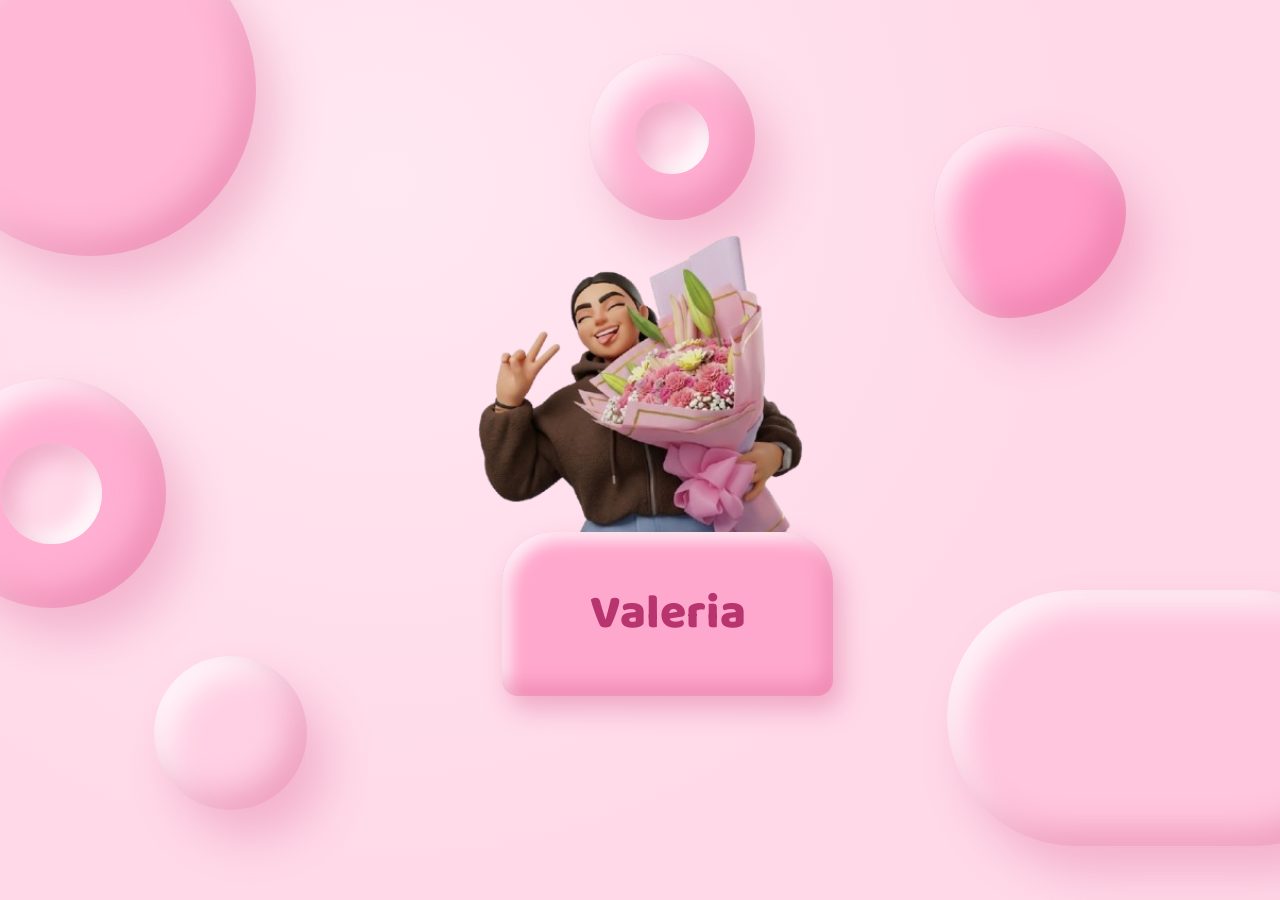
<file: index.html>
<!DOCTYPE html>
<html lang="es">
<head>
  <meta charset="UTF-8">
  <meta name="viewport" content="width=device-width, initial-scale=1, viewport-fit=cover">
  <title>Valeria</title>
  <link rel="preconnect" href="https://fonts.googleapis.com">
  <link rel="preconnect" href="https://fonts.gstatic.com" crossorigin>
  <link href="https://fonts.googleapis.com/css2?family=Baloo+2:wght@800&display=swap" rel="stylesheet">
  <link rel="stylesheet" href="index.css">
</head>
<body>
  <div class="clay c1"></div>
  <div class="clay c2"></div>
  <div class="clay c3"></div>
  <div class="clay c4"></div>
  <div class="clay ring r1"></div>
  <div class="clay ring r2"></div>

<main>
  <div class="hero">
    <!-- IMAGEN PNG: cambia la ruta por la de tu archivo -->
    <img src="img/vale_index.png" alt="">

    <a class="cta" href="intro.html">Valeria</a>
  </div>
</main>
</body>
</html>
</file>
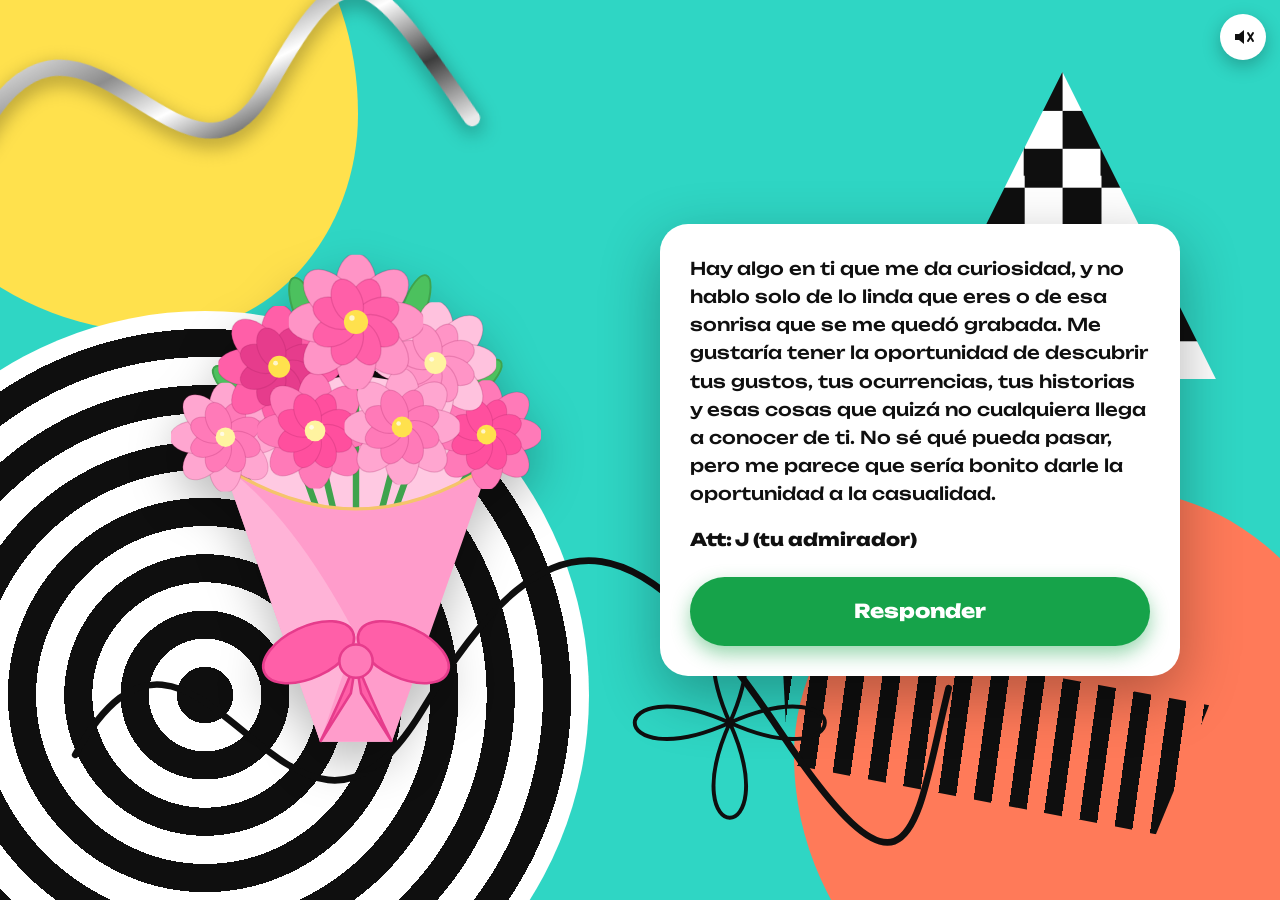
<file: final.html>
<!DOCTYPE html>
<html lang="es">
<head>
  <meta charset="UTF-8">
  <meta name="viewport" content="width=device-width, initial-scale=1, viewport-fit=cover">
  <title>Para Valeria</title>
  <link rel="preconnect" href="https://fonts.googleapis.com">
  <link rel="preconnect" href="https://fonts.gstatic.com" crossorigin>
  <link href="https://fonts.googleapis.com/css2?family=Unbounded:wght@500;800&display=swap" rel="stylesheet">
  <link rel="stylesheet" href="wrapped.css">
  <link rel="stylesheet" href="final.css">
</head>
<body>

  <!-- Fondo -->
  <div class="stage" aria-hidden="true">
    <div class="scene s5 active">
      <div class="blob b1"></div>
      <div class="blob b2"></div>
      <div class="blob b3"></div>
      <div class="rings"></div>
      <div class="checker"></div>
      <div class="bars"></div>
      <svg class="squiggle" viewBox="0 0 400 200">
        <path pathLength="1000" d="M5 120 C 60 20, 100 200, 160 100 S 260 20, 320 110 S 380 150, 395 90"/>
      </svg>
      <svg class="flower" viewBox="0 0 100 100">
        <path d="M50 50 C30 5,70 5,50 50 C95 30,95 70,50 50 C70 95,30 95,50 50 C5 70,5 30,50 50Z"/>
      </svg>
      <svg class="star" viewBox="0 0 100 100">
        <path d="M50 0 L61 39 L100 50 L61 61 L50 100 L39 61 L0 50 L39 39Z"/>
      </svg>
      <svg class="tube" viewBox="0 0 400 200">
        <defs>
          <linearGradient id="chrome" x1="0" y1="0" x2="1" y2="1">
            <stop offset="0" stop-color="#ffffff"/>
            <stop offset=".3" stop-color="#8d8d8d"/>
            <stop offset=".5" stop-color="#ffffff"/>
            <stop offset=".75" stop-color="#3c3c3c"/>
            <stop offset="1" stop-color="#e9e9e9"/>
          </linearGradient>
        </defs>
        <path d="M20 90 C 120 -40, 160 190, 240 90 S 330 20, 385 140"/>
      </svg>
    </div>
  </div>

  <!-- Pétalos que caen (se generan en final.js) -->
  <div class="petalos" id="petalos" aria-hidden="true"></div>

  <!-- Botón de música -->
  <button class="musica" id="musica" aria-label="Activar o silenciar música" hidden>
    <svg viewBox="0 0 24 24" aria-hidden="true">
      <path d="M4 9v6h4l5 4V5L8 9z"/>
      <path class="ondas" d="M16 8.5a5 5 0 0 1 0 7M18.5 6a8.5 8.5 0 0 1 0 12" fill="none" stroke="currentColor" stroke-width="2" stroke-linecap="round"/>
      <path class="tacha" d="M17 8l5 8M22 8l-5 8" fill="none" stroke="currentColor" stroke-width="2" stroke-linecap="round"/>
    </svg>
  </button>

  <main class="final">

    <!-- Ramo animado -->
    <svg class="ramo" viewBox="0 0 400 500" role="img" aria-label="Ramo de flores rosas animado">
      <defs>
        <symbol id="flor" viewBox="-50 -50 100 100">
          <g stroke="rgba(160,30,90,.22)" stroke-width="1">
            <ellipse cx="0" cy="-27" rx="15" ry="24" fill="var(--p)"/>
            <ellipse cx="0" cy="-27" rx="15" ry="24" fill="var(--p)" transform="rotate(45)"/>
            <ellipse cx="0" cy="-27" rx="15" ry="24" fill="var(--p)" transform="rotate(90)"/>
            <ellipse cx="0" cy="-27" rx="15" ry="24" fill="var(--p)" transform="rotate(135)"/>
            <ellipse cx="0" cy="-27" rx="15" ry="24" fill="var(--p)" transform="rotate(180)"/>
            <ellipse cx="0" cy="-27" rx="15" ry="24" fill="var(--p)" transform="rotate(225)"/>
            <ellipse cx="0" cy="-27" rx="15" ry="24" fill="var(--p)" transform="rotate(270)"/>
            <ellipse cx="0" cy="-27" rx="15" ry="24" fill="var(--p)" transform="rotate(315)"/>
            <ellipse cx="0" cy="-17" rx="11" ry="17" fill="var(--p2)" transform="rotate(22.5)"/>
            <ellipse cx="0" cy="-17" rx="11" ry="17" fill="var(--p2)" transform="rotate(67.5)"/>
            <ellipse cx="0" cy="-17" rx="11" ry="17" fill="var(--p2)" transform="rotate(112.5)"/>
            <ellipse cx="0" cy="-17" rx="11" ry="17" fill="var(--p2)" transform="rotate(157.5)"/>
            <ellipse cx="0" cy="-17" rx="11" ry="17" fill="var(--p2)" transform="rotate(202.5)"/>
            <ellipse cx="0" cy="-17" rx="11" ry="17" fill="var(--p2)" transform="rotate(247.5)"/>
            <ellipse cx="0" cy="-17" rx="11" ry="17" fill="var(--p2)" transform="rotate(292.5)"/>
            <ellipse cx="0" cy="-17" rx="11" ry="17" fill="var(--p2)" transform="rotate(337.5)"/>
          </g>
          <circle r="9" fill="var(--c)"/>
          <circle cx="-3" cy="-3" r="2" fill="rgba(255,255,255,.7)"/>
        </symbol>
      </defs>

      <g class="bal">
        <!-- papel de atrás -->
        <path class="papel" style="--d:0s" d="M92 235 Q200 150 308 235 L228 478 L172 478Z" fill="#ffc9e2"/>

        <!-- tallos -->
        <g fill="none" stroke="#3fa34d" stroke-width="5" stroke-linecap="round">
          <path class="tallo" style="--d:.3s" d="M200 150 C200 250 200 330 200 395"/>
          <path class="tallo" style="--d:.4s" d="M140 185 C150 270 190 330 200 395"/>
          <path class="tallo" style="--d:.5s" d="M262 182 C250 270 210 330 200 395"/>
          <path class="tallo" style="--d:.6s" d="M98 240 C120 300 180 340 200 395"/>
          <path class="tallo" style="--d:.7s" d="M302 238 C280 300 220 340 200 395"/>
          <path class="tallo" style="--d:.8s" d="M168 235 C180 290 195 340 200 395"/>
          <path class="tallo" style="--d:.9s" d="M236 232 C224 290 205 340 200 395"/>
        </g>

        <!-- hojas -->
        <g fill="#4cc15e" stroke="#3fa34d" stroke-width="1.5">
          <g transform="translate(112 205) rotate(-50)"><ellipse class="hoja" style="--d:1s" rx="10" ry="30"/></g>
          <g transform="translate(290 200) rotate(50)"><ellipse class="hoja" style="--d:1.1s" rx="10" ry="30"/></g>
          <g transform="translate(160 140) rotate(-20)"><ellipse class="hoja" style="--d:1.2s" rx="9" ry="26"/></g>
          <g transform="translate(246 138) rotate(20)"><ellipse class="hoja" style="--d:1.3s" rx="9" ry="26"/></g>
        </g>

        <!-- papel del frente -->
        <path class="papel" style="--d:.2s" d="M96 262 Q200 330 304 262 L228 478 L172 478Z" fill="#ff9ccb"/>
        <path class="papel" style="--d:.2s" d="M96 262 Q150 300 200 395 L172 478Z" fill="#ffb3d7"/>
        <path class="papel" style="--d:.2s" d="M96 262 Q200 330 304 262" fill="none" stroke="#f5c46b" stroke-width="2.5"/>

        <!-- flores -->
        <g transform="translate(98 240) scale(.85)">
          <use class="fl" style="--d:1.2s;--p:#ffa6d0;--p2:#ff7ab8;--c:#fff3a0" href="#flor" x="-50" y="-50" width="100" height="100"/>
        </g>
        <g transform="translate(302 238) scale(.85)">
          <use class="fl" style="--d:1.35s;--p:#ff7ab8;--p2:#ff4f9e;--c:#ffe14d" href="#flor" x="-50" y="-50" width="100" height="100"/>
        </g>
        <g transform="translate(140 185) scale(.95)">
          <use class="fl" style="--d:1.5s;--p:#ff5fa8;--p2:#e63c8c;--c:#ffe14d" href="#flor" x="-50" y="-50" width="100" height="100"/>
        </g>
        <g transform="translate(262 182) scale(.95)">
          <use class="fl" style="--d:1.65s;--p:#ffc2de;--p2:#ff94c6;--c:#fff3a0" href="#flor" x="-50" y="-50" width="100" height="100"/>
        </g>
        <g transform="translate(168 235) scale(.9)">
          <use class="fl" style="--d:1.8s;--p:#ff7ab8;--p2:#ff4f9e;--c:#fff3a0" href="#flor" x="-50" y="-50" width="100" height="100"/>
        </g>
        <g transform="translate(236 232) scale(.9)">
          <use class="fl" style="--d:1.95s;--p:#ffa6d0;--p2:#ff7ab8;--c:#ffe14d" href="#flor" x="-50" y="-50" width="100" height="100"/>
        </g>
        <g transform="translate(200 150) scale(1.05)">
          <use class="fl" style="--d:2.1s;--p:#ff94c6;--p2:#ff5fa8;--c:#ffe14d" href="#flor" x="-50" y="-50" width="100" height="100"/>
        </g>

        <!-- lazo -->
        <g class="lazo" stroke="#e63c8c" stroke-width="2" fill="#ff5fa8">
          <path d="M200 415 C190 440 180 462 172 478 L196 440Z"/>
          <path d="M200 415 C210 440 220 462 228 478 L204 440Z"/>
          <ellipse cx="163" cy="408" rx="38" ry="20" transform="rotate(-25 163 408)"/>
          <ellipse cx="237" cy="408" rx="38" ry="20" transform="rotate(25 237 408)"/>
          <circle cx="200" cy="415" r="13" fill="#ff7ab8"/>
        </g>
      </g>
    </svg>

    <!-- Mensaje -->
    <section class="carta">
      <p>Hay algo en ti que me da curiosidad, y no hablo solo de lo linda que eres o de esa sonrisa que se me quedó grabada. Me gustaría tener la oportunidad de descubrir tus gustos, tus ocurrencias, tus historias y esas cosas que quizá no cualquiera llega a conocer de ti. No sé qué pueda pasar, pero me parece que sería bonito darle la oportunidad a la casualidad.</p>
      <p class="firma">Att: J (tu admirador)</p>

      <a class="responder" href="https://wa.me/573007707285?text=%C2%BFQue%20opinas%3F" target="_blank" rel="noopener">Responder</a>
    </section>

  </main>

  <!-- AUDIO MP3: la ruta se asigna en final.js (constante CANCION) -->
  <audio id="audio" preload="auto" loop></audio>

  <script src="final.js"></script>
</body>
</html>
</file>
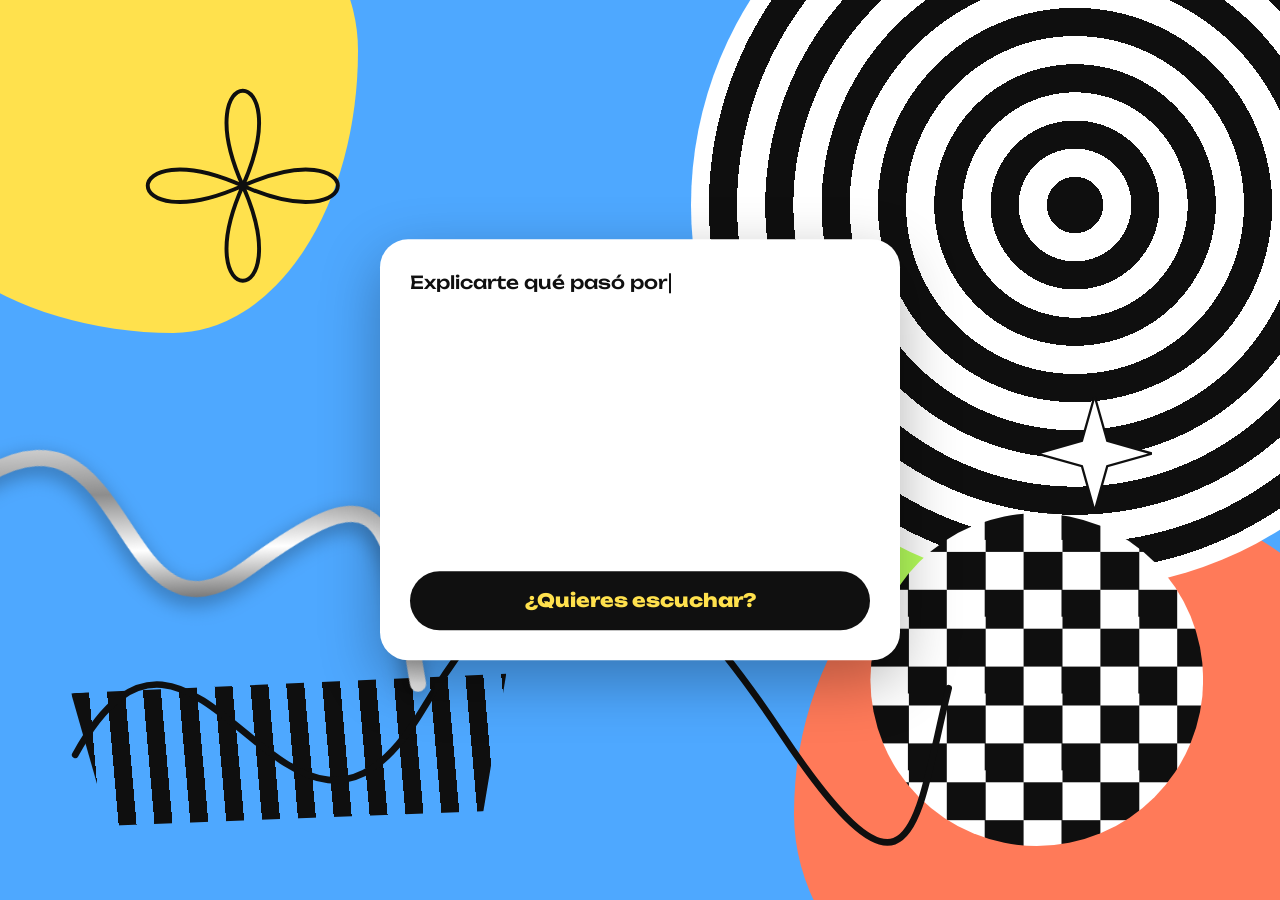
<file: intro.html>
<!DOCTYPE html>
<html lang="es">
<head>
  <meta charset="UTF-8">
  <meta name="viewport" content="width=device-width, initial-scale=1, viewport-fit=cover">
  <title>Valeria</title>
  <link rel="preconnect" href="https://fonts.googleapis.com">
  <link rel="preconnect" href="https://fonts.gstatic.com" crossorigin>
  <link href="https://fonts.googleapis.com/css2?family=Unbounded:wght@500;800&display=swap" rel="stylesheet">
  <link rel="stylesheet" href="wrapped.css">
  <link rel="stylesheet" href="intro.css">
</head>
<body>

  <!-- Fondo -->
  <div class="stage" aria-hidden="true">
    <div class="scene s4 active">
      <div class="blob b1"></div>
      <div class="blob b2"></div>
      <div class="blob b3"></div>
      <div class="rings"></div>
      <div class="checker"></div>
      <div class="bars"></div>
      <svg class="squiggle" viewBox="0 0 400 200">
        <path pathLength="1000" d="M5 120 C 60 20, 100 200, 160 100 S 260 20, 320 110 S 380 150, 395 90"/>
      </svg>
      <svg class="flower" viewBox="0 0 100 100">
        <path d="M50 50 C30 5,70 5,50 50 C95 30,95 70,50 50 C70 95,30 95,50 50 C5 70,5 30,50 50Z"/>
      </svg>
      <svg class="star" viewBox="0 0 100 100">
        <path d="M50 0 L61 39 L100 50 L61 61 L50 100 L39 61 L0 50 L39 39Z"/>
      </svg>
      <svg class="tube" viewBox="0 0 400 200">
        <defs>
          <linearGradient id="chrome" x1="0" y1="0" x2="1" y2="1">
            <stop offset="0" stop-color="#ffffff"/>
            <stop offset=".3" stop-color="#8d8d8d"/>
            <stop offset=".5" stop-color="#ffffff"/>
            <stop offset=".75" stop-color="#3c3c3c"/>
            <stop offset="1" stop-color="#e9e9e9"/>
          </linearGradient>
        </defs>
        <path d="M20 90 C 120 -40, 160 190, 240 90 S 330 20, 385 140"/>
      </svg>
    </div>
  </div>

  <!-- Mensaje + botón -->
  <main class="intro">
    <p class="msg" aria-live="polite"><span id="typed"></span><span id="rest"></span></p>
    <a class="intro-btn" href="wrapped.html">¿Quieres escuchar?</a>
  </main>

  <!-- AUDIO MP3: la ruta se asigna en intro.js (constante CANCION) -->
  <audio id="audio" preload="auto"></audio>

  <script src="intro.js"></script>
</body>
</html>
</file>
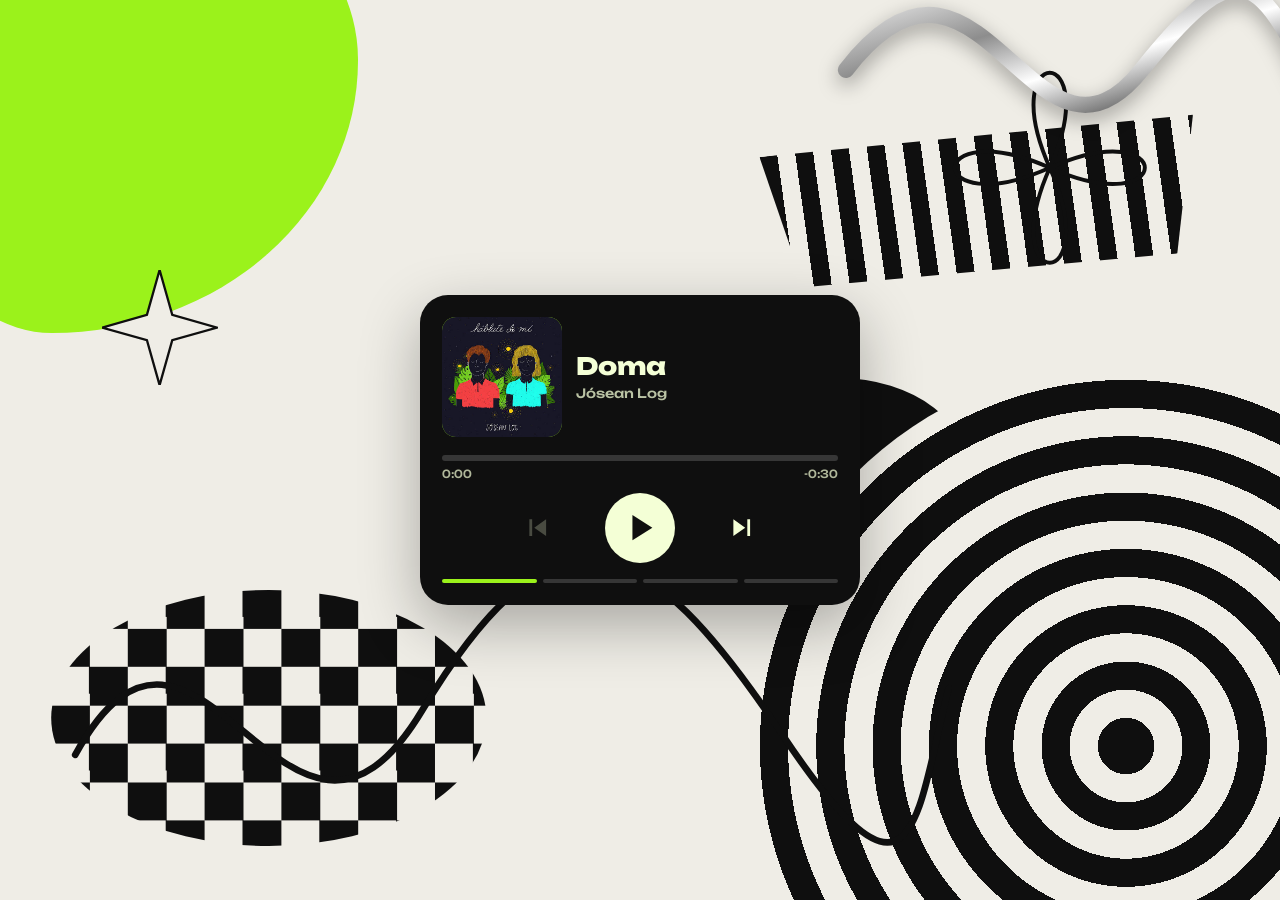
<file: wrapped.html>
<!DOCTYPE html>
<html lang="es">
<head>
  <meta charset="UTF-8">
  <meta name="viewport" content="width=device-width, initial-scale=1, viewport-fit=cover">
  <title>Wrapped</title>
  <link rel="preconnect" href="https://fonts.googleapis.com">
  <link rel="preconnect" href="https://fonts.gstatic.com" crossorigin>
  <link href="https://fonts.googleapis.com/css2?family=Unbounded:wght@500;800&display=swap" rel="stylesheet">
  <link rel="stylesheet" href="wrapped.css">
</head>
<body data-scene="0">

  <!-- Fondos (se generan 4 escenas desde esta plantilla) -->
  <div class="stage" aria-hidden="true"></div>

  <template id="tpl-scene">
    <div class="blob b1"></div>
    <div class="blob b2"></div>
    <div class="blob b3"></div>
    <div class="rings"></div>
    <div class="checker"></div>
    <div class="bars"></div>
    <svg class="squiggle" viewBox="0 0 400 200">
      <path pathLength="1000" d="M5 120 C 60 20, 100 200, 160 100 S 260 20, 320 110 S 380 150, 395 90"/>
    </svg>
    <svg class="flower" viewBox="0 0 100 100">
      <path d="M50 50 C30 5,70 5,50 50 C95 30,95 70,50 50 C70 95,30 95,50 50 C5 70,5 30,50 50Z"/>
    </svg>
    <svg class="star" viewBox="0 0 100 100">
      <path d="M50 0 L61 39 L100 50 L61 61 L50 100 L39 61 L0 50 L39 39Z"/>
    </svg>
    <svg class="tube" viewBox="0 0 400 200">
      <defs>
        <linearGradient id="chrome" x1="0" y1="0" x2="1" y2="1">
          <stop offset="0" stop-color="#ffffff"/>
          <stop offset=".3" stop-color="#8d8d8d"/>
          <stop offset=".5" stop-color="#ffffff"/>
          <stop offset=".75" stop-color="#3c3c3c"/>
          <stop offset="1" stop-color="#e9e9e9"/>
        </linearGradient>
      </defs>
      <path d="M20 90 C 120 -40, 160 190, 240 90 S 330 20, 385 140"/>
    </svg>
  </template>

  <!-- Reproductor -->
  <main class="player" id="player" data-playing="false" aria-label="Reproductor">
    <div class="top">
      <!-- PORTADA: la imagen se asigna en wrapped.js (campo "portada") -->
      <div class="cover">
        <span>♪</span>
        <img id="cover" alt="Portada de la canción" hidden>
      </div>
      <div class="info">
        <h1 id="titulo"></h1>
        <p id="artista"></p>
      </div>
    </div>

    <div class="progress"><div id="fill"></div></div>
    <div class="times"><span id="t-act">0:00</span><span id="t-rest">-0:30</span></div>

    <div class="controls">
      <button class="btn" id="prev" aria-label="Retroceder">
        <svg viewBox="0 0 24 24"><path d="M6 6h2v12H6zM9.5 12 18 6v12z"/></svg>
      </button>
      <button class="btn play" id="play" aria-label="Reproducir / Pausar">
        <svg class="ic-play" viewBox="0 0 24 24"><path d="M8 5v14l11-7z"/></svg>
        <svg class="ic-pause" viewBox="0 0 24 24"><path d="M6 5h4v14H6zM14 5h4v14h-4z"/></svg>
      </button>
      <button class="btn" id="next" aria-label="Adelantar">
        <svg viewBox="0 0 24 24"><path d="M16 6h2v12h-2zM6 18V6l8.5 6z"/></svg>
      </button>
    </div>

    <div class="dots"><i></i><i></i><i></i><i></i></div>
  </main>

  <!-- AUDIO MP3: la ruta se asigna en wrapped.js (campo "audio") -->
  <audio id="audio" preload="auto"></audio>

  <script src="wrapped.js"></script>
</body>
</html>
</file>
<file: index.css>
*{box-sizing:border-box;margin:0;padding:0}

:root{
  --bg:#ffd9e8;
  --pink:#ffa8cd;
  --pink-dark:rgba(214,90,140,.38);
  --light:rgba(255,255,255,.85);
}

html,body{height:100%}
body{
  min-height:100dvh;
  background:radial-gradient(circle at 30% 20%,#ffe8f1,var(--bg) 60%);
  font-family:"Baloo 2",system-ui,sans-serif;
  overflow:hidden;
  display:grid;
  place-items:center;
  -webkit-tap-highlight-color:transparent;
}

/* ---------- formas clay ---------- */
.clay{
  position:absolute;
  background:var(--pink);
  box-shadow:
    inset -1.2vmax -1.2vmax 2.4vmax var(--pink-dark),
    inset 1.2vmax 1.2vmax 2.4vmax var(--light),
    1.6vmax 2.2vmax 3.6vmax rgba(214,90,140,.3);
  animation:float 7s ease-in-out infinite;
}
.c1{width:26vmax;height:26vmax;border-radius:50%;top:-6vmax;left:-6vmax;background:#ffb8d6}
.c2{width:34vmax;height:20vmax;border-radius:20vmax;bottom:6%;right:-8vmax;background:#ffc6dd;animation-delay:-2s}
.c3{width:15vmax;height:15vmax;border-radius:42% 58% 63% 37% / 41% 44% 56% 59%;top:14%;right:12%;background:#ff9cc7;animation-delay:-4s}
.c4{width:12vmax;height:12vmax;border-radius:50%;bottom:10%;left:12%;background:#ffd0e3;animation-delay:-1s}

.ring{background:#ffb0d2;border-radius:50%}
.ring::after{
  content:"";
  position:absolute;
  inset:28%;
  border-radius:50%;
  background:var(--bg);
  box-shadow:
    inset 1vmax 1vmax 1.8vmax rgba(214,90,140,.35),
    inset -.8vmax -.8vmax 1.4vmax var(--light);
}
.r1{width:18vmax;height:18vmax;top:42%;left:-5vmax;animation-delay:-3s}
.r2{width:13vmax;height:13vmax;top:6%;left:46%;animation-delay:-5s}

@keyframes float{
  0%,100%{transform:translateY(0) rotate(0)}
  50%{transform:translateY(-2vmax) rotate(6deg)}
}

/* ---------- imagen + botón ---------- */
main{
  position:relative;
  z-index:2;
  width:100%;
  display:flex;
  justify-content:center;
  align-items:center;
}

.hero img{
  display:block;
  width:100%;
  height:auto;
  margin:0;
  padding:0;
  background:none;
  border:0;
}
.hero{
  position:relative;
  width:min(82vw,460px,80dvh);   /* ← tamaño de la imagen */
  margin:0;
  padding:0;
  background:none;
  border:0;
  box-shadow:none;
  line-height:0;
  container-type:inline-size;    /* permite escalar el texto del botón con la imagen */

  /* zona del botón sobre las piernas (en % de la imagen) */
  --boton-x:20%;        /* borde izquierdo */
  --boton-ancho:72%;    /* ancho */
  --boton-alto:36%;     /* alto */
  --boton-abajo:-4%;    /* negativo = más abajo, positivo = más arriba */
}

.cta{
  position:absolute;
  left:var(--boton-x);
  bottom:var(--boton-abajo);
  width:var(--boton-ancho);
  height:var(--boton-alto);
  display:flex;
  align-items:center;
  justify-content:center;
  line-height:1;
  font-size:clamp(1.3rem,11cqw,3rem);
  font-weight:800;
  color:#b8346f;
  text-decoration:none;
  background:var(--pink);
  border-radius:3.2rem 3.2rem 1rem 1rem;
  box-shadow:
    inset -.5rem -.7rem 1.2rem var(--pink-dark),
    inset .5rem .5rem 1rem var(--light),
    .5rem .8rem 1.6rem rgba(214,90,140,.4);
  transition:transform .2s ease, box-shadow .2s ease;
  animation:latido 2.6s ease-in-out infinite;
}
.cta:hover{transform:translateY(-4px) scale(1.03)}
.cta:active{
  transform:scale(.97);
  box-shadow:
    inset -.3rem -.4rem .7rem var(--light),
    inset .5rem .7rem 1.2rem var(--pink-dark);
}
.cta:focus-visible{outline:4px solid #fff;outline-offset:5px}


@keyframes latido{50%{scale:1.03}}

@media (prefers-reduced-motion:reduce){
  *{animation:none !important}
}
</file>
<file: wrapped.css>
*{box-sizing:border-box;margin:0;padding:0}
html,body{height:100%}
body{
  min-height:100dvh;
  font-family:"Unbounded",system-ui,sans-serif;
  overflow:hidden;
  background:#111;
  -webkit-tap-highlight-color:transparent;
}

/* ---------- paletas por escena ---------- */
.s0,body[data-scene="0"]{--bg:#efede6;--a:#9bf21b;--b:#0f0f0f;--c:#efede6;--d:#d9ff7a;--e:#0f0f0f;--card:#0f0f0f;--ink:#f4ffd6;--acc:#9bf21b}
.s1,body[data-scene="1"]{--bg:#5fef95;--a:#ff66c4;--b:#0f0f0f;--c:#ffffff;--d:#ffd23f;--e:#7a5cff;--card:#ff66c4;--ink:#ffffff;--acc:#ffffff}
.s2,body[data-scene="2"]{--bg:#6a3cff;--a:#ff8a3d;--b:#ffe94d;--c:#2a0e8f;--d:#ff4fa3;--e:#3de0ff;--card:#ffe94d;--ink:#1b0a5c;--acc:#6a3cff}
.s3,body[data-scene="3"]{--bg:#ff5a4a;--a:#34e5ff;--b:#1a1a1a;--c:#fff3dc;--d:#ffd23f;--e:#9b5cff;--card:#fff3dc;--ink:#1a1a1a;--acc:#ff5a4a}

/* ---------- escenas ---------- */
.stage{position:fixed;inset:0}
.scene{
  position:absolute;inset:0;overflow:hidden;
  background:var(--bg);
  opacity:0;
  scale:1.1;
  transition:opacity 1s ease, scale 1.2s cubic-bezier(.2,.8,.2,1);
}
.scene.active{opacity:1;scale:1}
.scene:not(.active) *{animation-play-state:paused !important}
.scene > *{position:absolute}

.blob{
  width:38vmax;height:38vmax;
  border-radius:42% 58% 63% 37% / 41% 44% 56% 59%;
  animation:morph 9s ease-in-out infinite, drift 14s ease-in-out infinite alternate;
}
.b1{top:-12vmax;left:-10vmax;background:var(--a)}
.b2{bottom:-14vmax;right:-8vmax;width:46vmax;height:46vmax;background:var(--d);animation-delay:-3s}
.b3{top:42%;left:58%;width:18vmax;height:18vmax;background:var(--e);animation-delay:-6s}

.rings{
  right:-18vmax;bottom:-18vmax;width:60vmax;height:60vmax;border-radius:50%;
  background:repeating-radial-gradient(circle,var(--b) 0 2.2vmax,var(--c) 2.2vmax 4.4vmax);
  animation:pulse 6s ease-in-out infinite;
}

.checker{
  left:4%;bottom:6%;width:34vmax;height:20vmax;
  background:repeating-conic-gradient(var(--b) 0 25%,var(--c) 0 50%) 0 0/6vmax 6vmax;
  clip-path:ellipse(50% 50% at 50% 50%);
  animation:slide 3s linear infinite, bob 8s ease-in-out infinite;
}

.bars{
  top:14%;right:6%;width:34vmax;height:12vmax;rotate:-8deg;
  background:repeating-linear-gradient(90deg,var(--b) 0 1.4vmax,transparent 1.4vmax 2.8vmax);
  clip-path:polygon(0 0,100% 12%,92% 100%,6% 88%);
  animation:barsMove 2.5s linear infinite;
}

.squiggle{
  width:70vmax;left:5%;top:54%;overflow:visible;fill:none;
  stroke:var(--b);stroke-width:3;stroke-linecap:round;
}
.squiggle path{stroke-dasharray:1000;animation:draw 4s ease-in-out infinite alternate}

.flower{
  width:22vmax;top:3%;right:7%;fill:none;
  stroke:var(--b);stroke-width:1.4;
  animation:spin 22s linear infinite;
}
.star{
  width:9vmax;top:30%;left:8%;fill:var(--c);stroke:var(--b);stroke-width:2;
  animation:spin 9s linear infinite, pulse 3s ease-in-out infinite;
}
.tube{
  width:42vmax;top:-4vmax;right:-6vmax;overflow:visible;fill:none;
  stroke:url(#chrome);stroke-width:12;stroke-linecap:round;
  filter:drop-shadow(0 .6vmax .8vmax rgba(0,0,0,.35));
  animation:bob 7s ease-in-out infinite;
}

/* variantes por escena (posiciones y formas distintas) */
.s1 .blob{border-radius:50%}
.s1 .rings{right:auto;bottom:auto;left:-16vmax;top:-16vmax}
.s1 .checker{left:auto;right:3%;top:10%;bottom:auto;clip-path:polygon(50% 0,100% 100%,0 100%);height:26vmax;width:26vmax}
.s1 .bars{right:auto;left:6%;top:auto;bottom:12%;rotate:6deg}
.s1 .tube{right:auto;top:auto;left:-6vmax;bottom:-4vmax;scale:-1 -1}
.s1 .flower{right:auto;left:42%;top:8%}
.s1 .star{left:auto;right:12%;top:46%}

.s2 .blob{border-radius:30% 70% 70% 30% / 30% 30% 70% 70%}
.s2 .rings{right:-10vmax;bottom:auto;top:28%;width:40vmax;height:40vmax}
.s2 .checker{left:8%;top:8%;bottom:auto;clip-path:circle(50%);width:24vmax;height:24vmax}
.s2 .bars{top:auto;bottom:10%;right:10%;rotate:12deg}
.s2 .tube{right:auto;left:20%;top:auto;bottom:-8vmax;scale:1 -1}
.s2 .flower{right:auto;left:6%;top:auto;bottom:10%}
.s2 .star{left:46%;top:6%}

.s3 .blob{border-radius:60% 40% 30% 70% / 60% 30% 70% 40%}
.s3 .rings{left:10%;right:auto;bottom:-22vmax}
.s3 .checker{left:auto;right:6%;bottom:10%;clip-path:polygon(0 30%,100% 0,100% 70%,0 100%)}
.s3 .bars{top:8%;right:auto;left:8%;rotate:-14deg}
.s3 .tube{top:auto;bottom:30%;right:-10vmax;rotate:-20deg}
.s3 .flower{top:46%;right:auto;left:4%}
.s3 .star{left:auto;right:42%;top:20%}

@keyframes morph{
  0%,100%{border-radius:42% 58% 63% 37% / 41% 44% 56% 59%}
  50%{border-radius:61% 39% 35% 65% / 55% 60% 40% 45%}
}
@keyframes drift{to{transform:translate(4vmax,3vmax) rotate(25deg)}}
@keyframes spin{to{transform:rotate(360deg)}}
@keyframes pulse{0%,100%{transform:scale(1)}50%{transform:scale(1.12)}}
@keyframes slide{to{background-position:6vmax 0}}
@keyframes barsMove{to{background-position:2.8vmax 0}}
@keyframes draw{from{stroke-dashoffset:1000}to{stroke-dashoffset:0}}
@keyframes bob{50%{transform:translateY(-3vmax) rotate(5deg)}}

/* ---------- reproductor ---------- */
.player{
  position:fixed;left:50%;top:50%;translate:-50% -50%;
  width:min(92vw,440px);
  padding:clamp(14px,3.5vw,22px);
  border-radius:28px;
  background:var(--card);color:var(--ink);
  box-shadow:0 20px 60px rgba(0,0,0,.3);
  transition:background-color .8s ease,color .8s ease;
  z-index:10;
}
.top{display:flex;gap:14px;align-items:center}
.cover{
  position:relative;flex:0 0 clamp(84px,26vw,120px);aspect-ratio:1;
  border-radius:14px;overflow:hidden;background:var(--acc);
  display:grid;place-items:center;color:var(--card);font-size:2.4rem;
  transition:background-color .8s ease;
}
.cover img{position:absolute;inset:0;width:100%;height:100%;object-fit:cover}
.info{min-width:0}
.info h1{font-size:clamp(1.05rem,5vw,1.5rem);font-weight:800;line-height:1.1;overflow-wrap:anywhere}
.info p{margin-top:6px;font-size:.8rem;font-weight:500;opacity:.75}

.progress{margin-top:18px;height:6px;border-radius:99px;background:rgba(127,127,127,.35);overflow:hidden}
#fill{height:100%;width:0;background:var(--acc);border-radius:99px;transition:background-color .8s ease}
.times{display:flex;justify-content:space-between;margin-top:6px;font-size:.7rem;font-weight:500;opacity:.7;font-variant-numeric:tabular-nums}

.controls{display:flex;justify-content:center;align-items:center;gap:clamp(18px,8vw,40px);margin-top:12px}
.btn{
  width:clamp(44px,12vw,54px);aspect-ratio:1;border:0;border-radius:50%;
  background:transparent;color:inherit;cursor:pointer;
  display:grid;place-items:center;
  transition:transform .15s ease,opacity .2s ease;
}
.btn svg{width:62%;height:62%;fill:currentColor}
.btn.play{width:clamp(56px,16vw,70px);background:var(--ink);color:var(--card);transition:background-color .8s,color .8s,transform .15s}
.btn:active{transform:scale(.9)}
.btn:focus-visible{outline:3px solid var(--acc);outline-offset:3px}
.btn:disabled{opacity:.25;cursor:not-allowed;pointer-events:none}

.ic-pause{display:none}
.player[data-playing="true"] .ic-play{display:none}
.player[data-playing="true"] .ic-pause{display:block}

.dots{display:flex;gap:6px;margin-top:16px}
.dots i{flex:1;height:4px;border-radius:9px;background:rgba(127,127,127,.35);transition:background-color .4s}
.dots i.on{background:var(--acc)}

/* pantallas bajas (teléfono en horizontal) */
@media (max-height:520px){
  .player{padding:12px;width:min(90vw,420px)}
  .progress{margin-top:10px}
  .controls{margin-top:6px}
  .dots{margin-top:10px}
  .cover{flex-basis:70px}
}

@media (prefers-reduced-motion:reduce){
  .scene *{animation:none !important}
}
</file>
<file: final.css>
/* Paleta de esta escena */
.s5{--bg:#2fd6c4;--a:#ffe14d;--b:#0f0f0f;--c:#ffffff;--d:#ff7a59;--e:#9b5cff}
.s5 .blob{border-radius:55% 45% 40% 60% / 45% 55% 45% 55%}
.s5 .rings{left:-14vmax;right:auto;bottom:-14vmax}
.s5 .checker{left:auto;right:5%;top:8%;bottom:auto;clip-path:polygon(50% 0,100% 100%,0 100%);width:24vmax;height:24vmax}
.s5 .bars{top:auto;bottom:10%;right:6%;rotate:8deg}
.s5 .tube{right:auto;left:-4vmax;top:-2vmax;rotate:-10deg}
.s5 .flower{right:auto;left:46%;top:auto;bottom:4%}
.s5 .star{left:auto;right:8%;top:42%}

/* Esta página sí puede hacer scroll (en pantallas bajas) */
html,body{height:auto;min-height:100%}
body{overflow-x:hidden;overflow-y:auto}

.final{
  position:relative;
  z-index:10;
  min-height:100dvh;
  padding:clamp(16px,4vw,40px);
  display:flex;
  flex-wrap:wrap;
  align-items:center;
  justify-content:center;
  gap:clamp(12px,4vw,48px);
}

/* ---------- ramo ---------- */
.ramo{
  height:min(46dvh,520px);
  max-width:86vw;
  aspect-ratio:4/5;
  overflow:visible;
  filter:drop-shadow(0 1.2rem 1.4rem rgba(0,0,0,.25));
}
.bal{transform-origin:200px 478px;animation:balanceo 5s ease-in-out 3s infinite alternate}
@keyframes balanceo{
  from{transform:rotate(-1.8deg)}
  to{transform:rotate(1.8deg)}
}

.papel{animation:subirPapel 1s cubic-bezier(.2,.9,.3,1) both var(--d)}
@keyframes subirPapel{from{opacity:0;transform:translateY(40px)}}

.tallo{stroke-dasharray:420;stroke-dashoffset:420;animation:crecer 1.4s ease-out forwards var(--d)}
@keyframes crecer{to{stroke-dashoffset:0}}

.hoja{
  transform-box:fill-box;
  transform-origin:50% 100%;
  animation:brotar 1s ease-out both var(--d);
}
@keyframes brotar{from{transform:scale(0)}}

.fl{
  transform-box:fill-box;
  transform-origin:center;
  animation:
    florecer 1.1s cubic-bezier(.2,1.5,.4,1) both var(--d),
    girar 26s linear 4s infinite;
}
@keyframes florecer{from{transform:scale(0) rotate(-120deg);opacity:0}}
@keyframes girar{
  from{transform:rotate(0)}
  to{transform:rotate(360deg)}
}

.lazo{
  transform-box:fill-box;
  transform-origin:center;
  animation:brotar 1s cubic-bezier(.2,1.5,.4,1) both 2.4s;
}

/* ---------- carta ---------- */
.carta{
  width:min(92vw,520px);
  padding:clamp(18px,5vw,30px);
  background:#fff;
  color:#101010;
  border-radius:28px;
  box-shadow:0 20px 60px rgba(0,0,0,.3);
  font-size:clamp(.92rem,3.6vw,1.1rem);
  font-weight:500;
  line-height:1.6;
  animation:aparecer 1s ease-out both 1.6s;
}
.carta p + p{margin-top:1em}
.firma{font-weight:800}
@keyframes aparecer{from{opacity:0;transform:translateY(5vh)}}

.responder{
  display:block;
  margin-top:clamp(16px,4vw,24px);
  padding:1em 1.4em;
  text-align:center;
  font-size:clamp(1rem,4vw,1.2rem);
  font-weight:800;
  text-decoration:none;
  color:#fff;
  background:#16a34a;
  border-radius:999px;
  box-shadow:0 .5rem 1.2rem rgba(22,163,74,.45);
  transition:transform .15s ease;
  animation:latido 2.4s ease-in-out infinite;
}
.responder:hover{transform:scale(1.03)}
.responder:active{transform:scale(.96)}
.responder:focus-visible{outline:3px solid #0f0f0f;outline-offset:3px}
@keyframes latido{50%{scale:1.03}}

/* ---------- pétalos que caen ---------- */
.petalos{position:fixed;inset:0;overflow:hidden;pointer-events:none;z-index:5}
.petalo{
  position:absolute;
  top:-8vh;
  left:var(--x);
  width:var(--s);
  height:calc(var(--s) * 1.4);
  background:#ff8fc3;
  border-radius:60% 0 60% 0;
  opacity:.85;
  animation:caer var(--t) linear var(--dl) infinite;
}
@keyframes caer{
  to{transform:translate(var(--dx),115vh) rotate(540deg)}
}

/* ---------- botón de música ---------- */
.musica{
  position:fixed;top:14px;right:14px;z-index:20;
  width:46px;height:46px;border:0;border-radius:50%;
  background:#fff;color:#101010;
  display:grid;place-items:center;cursor:pointer;
  box-shadow:0 6px 18px rgba(0,0,0,.25);
  transition:transform .15s ease;
}
.musica svg{width:24px;height:24px;fill:currentColor}
.musica:active{transform:scale(.92)}
.musica:focus-visible{outline:3px solid #16a34a;outline-offset:3px}
.musica .tacha{display:none}
.musica.off .ondas{display:none}
.musica.off .tacha{display:block}

/* ---------- pantallas anchas: ramo y carta lado a lado ---------- */
@media (min-width:900px){
  .ramo{height:min(78dvh,640px)}
}

@media (prefers-reduced-motion:reduce){
  .petalo,.bal,.fl,.responder{animation:none}
}
</file>
<file: intro.css>
/* Paleta de esta escena (distinta a las 4 del wrapped) */
.s4{--bg:#4ea8ff;--a:#ffe14d;--b:#0f0f0f;--c:#ffffff;--d:#ff7a59;--e:#b6ff5c}

/* Variantes de posición */
.s4 .blob{border-radius:48% 52% 38% 62% / 55% 42% 58% 45%}
.s4 .rings{right:-14vmax;bottom:auto;top:-14vmax}
.s4 .checker{left:auto;right:6%;bottom:6%;clip-path:circle(50%);width:26vmax;height:26vmax}
.s4 .bars{top:auto;bottom:8%;right:auto;left:6%;rotate:-5deg}
.s4 .tube{right:auto;left:-6vmax;top:auto;bottom:22%;rotate:15deg}
.s4 .flower{right:auto;left:8%;top:5%}
.s4 .star{left:auto;right:10%;top:44%}

/* Tarjeta */
.intro{
  position:fixed;left:50%;top:50%;translate:-50% -50%;
  width:min(92vw,520px);
  max-height:92dvh;
  overflow:auto;
  padding:clamp(18px,5vw,30px);
  display:flex;flex-direction:column;gap:clamp(16px,4vw,24px);
  background:#fff;color:#101010;
  border-radius:28px;
  box-shadow:0 20px 60px rgba(0,0,0,.3);
  z-index:10;
  animation:subir .9s cubic-bezier(.2,.9,.3,1) both;
}
@keyframes subir{from{opacity:0;transform:translateY(5vh)}}

/* Texto que se va generando: el texto completo ya ocupa su lugar (oculto),
   así la tarjeta no cambia de tamaño mientras se escribe */
.msg{
  font-size:clamp(.92rem,3.5vw,1.12rem);
  font-weight:500;
  line-height:1.55;
}
#rest{visibility:hidden}
#typed::after{
  content:"";
  display:inline-block;
  width:2px;height:1.1em;
  margin-left:2px;
  vertical-align:text-bottom;
  background:currentColor;
  animation:parpadeo 1s steps(1) infinite;
}
.msg.fin #typed::after{display:none}
@keyframes parpadeo{50%{opacity:0}}

/* Botón */
.intro-btn{
  display:block;
  text-align:center;
  padding:1em 1.4em;
  font-size:clamp(.95rem,4vw,1.15rem);
  font-weight:800;
  text-decoration:none;
  color:#ffe14d;
  background:#101010;
  border-radius:999px;
  transition:transform .15s ease;
  animation:latido 2.4s ease-in-out infinite;
}
.intro-btn:hover{transform:scale(1.03)}
.intro-btn:active{transform:scale(.96)}
.intro-btn:focus-visible{outline:3px solid #ff7a59;outline-offset:3px}
@keyframes latido{50%{scale:1.03}}

@media (prefers-reduced-motion:reduce){
  .intro,.intro-btn{animation:none}
}
</file>
